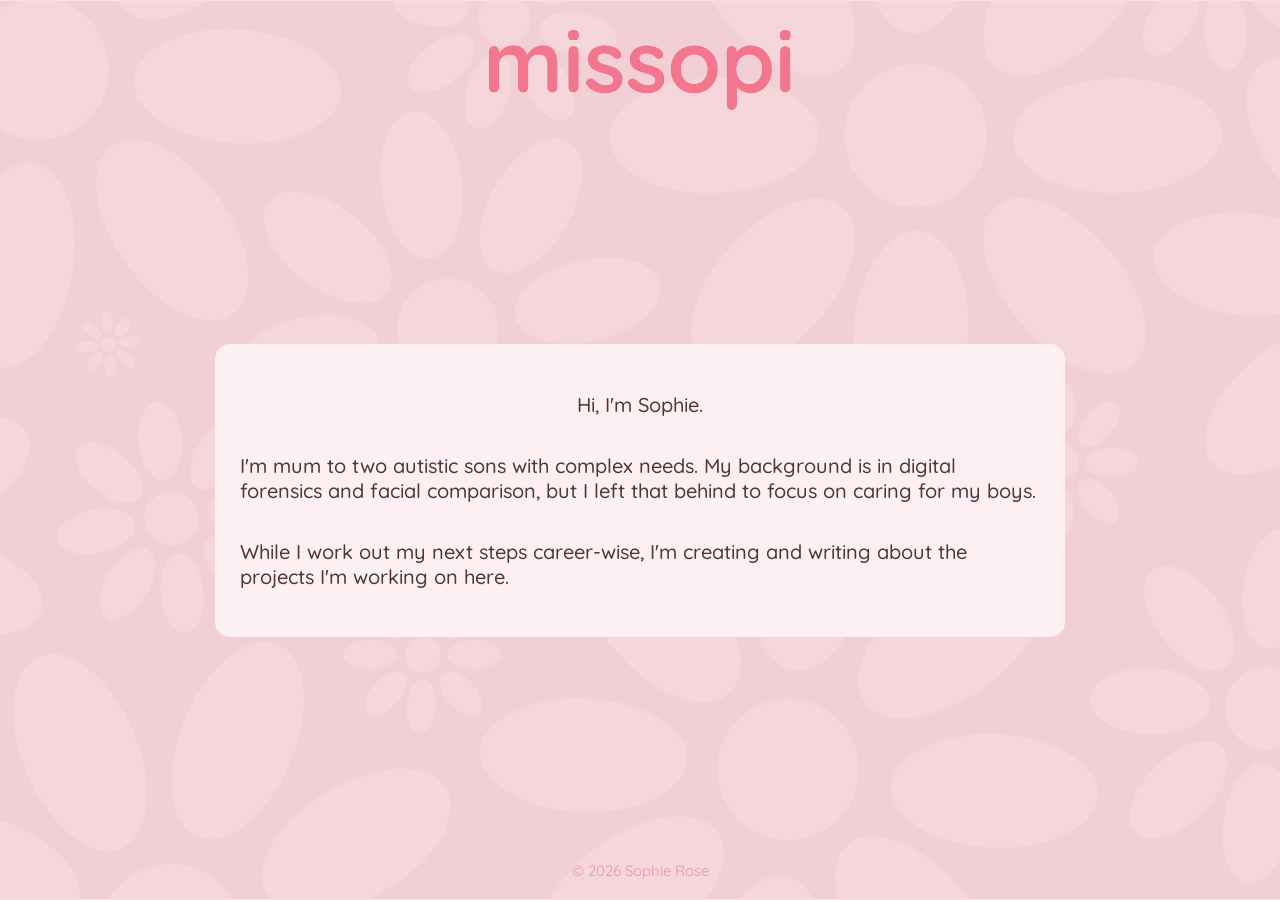
<file: about.html>
<!doctype html>
<html lang="en" class="h-full">

<head>
  <meta charset="UTF-8">
  <meta name="viewport" content="width=device-width, initial-scale=1.0">
  <title>missopi</title>
  <link
    href="https://fonts.googleapis.com/css2?family=Poppins:wght@400;500;600;700&amp;family=Lora:wght@400;500;600&amp;family=Quicksand:wght@400;500;600;700&amp;display=swap"
    rel="stylesheet">
  <link rel="stylesheet" href="styles.css">
</head>

<body class="h-full w-full link-page-body font-body">
  <div class="page-content">
    <div class="w-full h-full overflow-auto">
      <div class="linked-page-logo-slot">
        <a href="index.html" class="linked-page-logo-link">
          <img id="logo-svg-linked-page" src="svgs/1-cropped.svg" alt="missopi" width="350" height="120">
        </a>
      </div>
    </div>
    <div class="content-box">
      <p class="about-text">Hi, I'm Sophie. </p>
      <p class="about-text">I'm mum to two autistic sons with complex needs. My background is in digital forensics and facial comparison, but I left that behind to focus on caring for my boys. 
      </p>
      <p class="about-text">While I work out my next steps career-wise, I'm creating and writing about the projects I'm working on here. 
      </p>
    </div>
  </div>

  <!-- footer -->
  <footer class="w-full site-footer">
    <div class="max-w-6xl mx-auto text-center">
      <p class="font-body footer-text">© 2026 Sophie Rose</p>
    </div>
  </footer>
  <script src="scripts.js"></script>
</body>

</html>
</file>
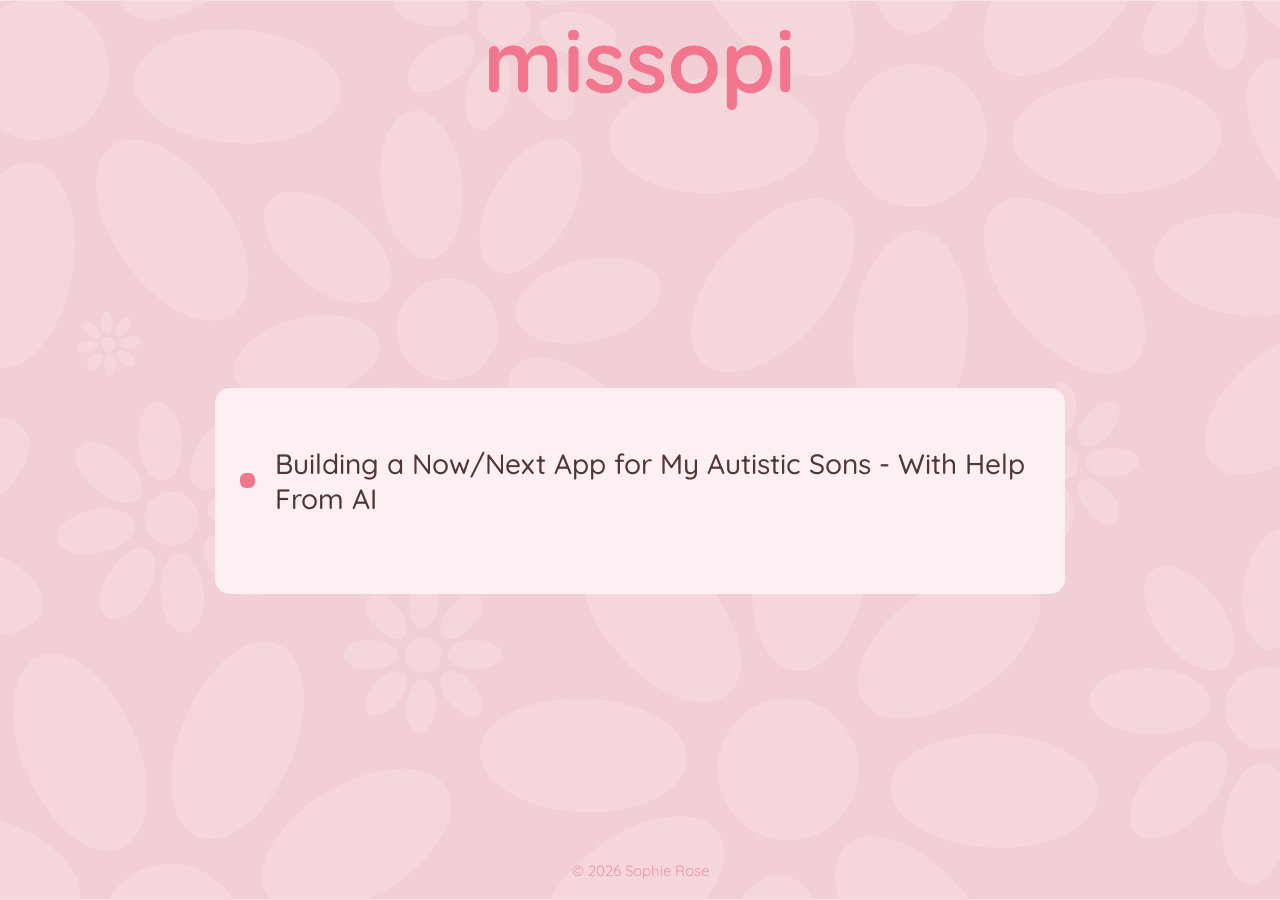
<file: blog.html>
<!doctype html>
<html lang="en" class="h-full">

<head>
  <meta charset="UTF-8">
  <meta name="viewport" content="width=device-width, initial-scale=1.0">
  <title>missopi</title>
  <link
    href="https://fonts.googleapis.com/css2?family=Poppins:wght@400;500;600;700&amp;family=Lora:wght@400;500;600&amp;family=Quicksand:wght@400;500;600;700&amp;display=swap"
    rel="stylesheet">
  <link rel="stylesheet" href="styles.css">
</head>

<body class="h-full w-full link-page-body font-body">
  <div class="page-content">
    <div class="w-full h-full overflow-auto">
      <div class="linked-page-logo-slot">
        <a href="index.html" class="linked-page-logo-link">
          <img id="logo-svg-linked-page" src="svgs/1-cropped.svg" alt="missopi" width="350" height="120">
        </a>
      </div>
    </div>
    <div class="content-box">
      <div class="blog-post">
        <img src="svgs/dot.svg" alt="dot" width="15" height="15">
        <a href="blog_post_1.html">
          <p class="blog-post-title">Building a Now/Next App for My Autistic Sons - With Help From AI</p>
        </a>
      </div>
    </div>
  </div>

  <!-- footer -->
  <footer class="w-full site-footer">
    <div class="max-w-6xl mx-auto text-center">
      <p class="font-body footer-text">© 2026 Sophie Rose</p>
    </div>
  </footer>
  <script src="scripts.js"></script>
</body>

</html>
</file>
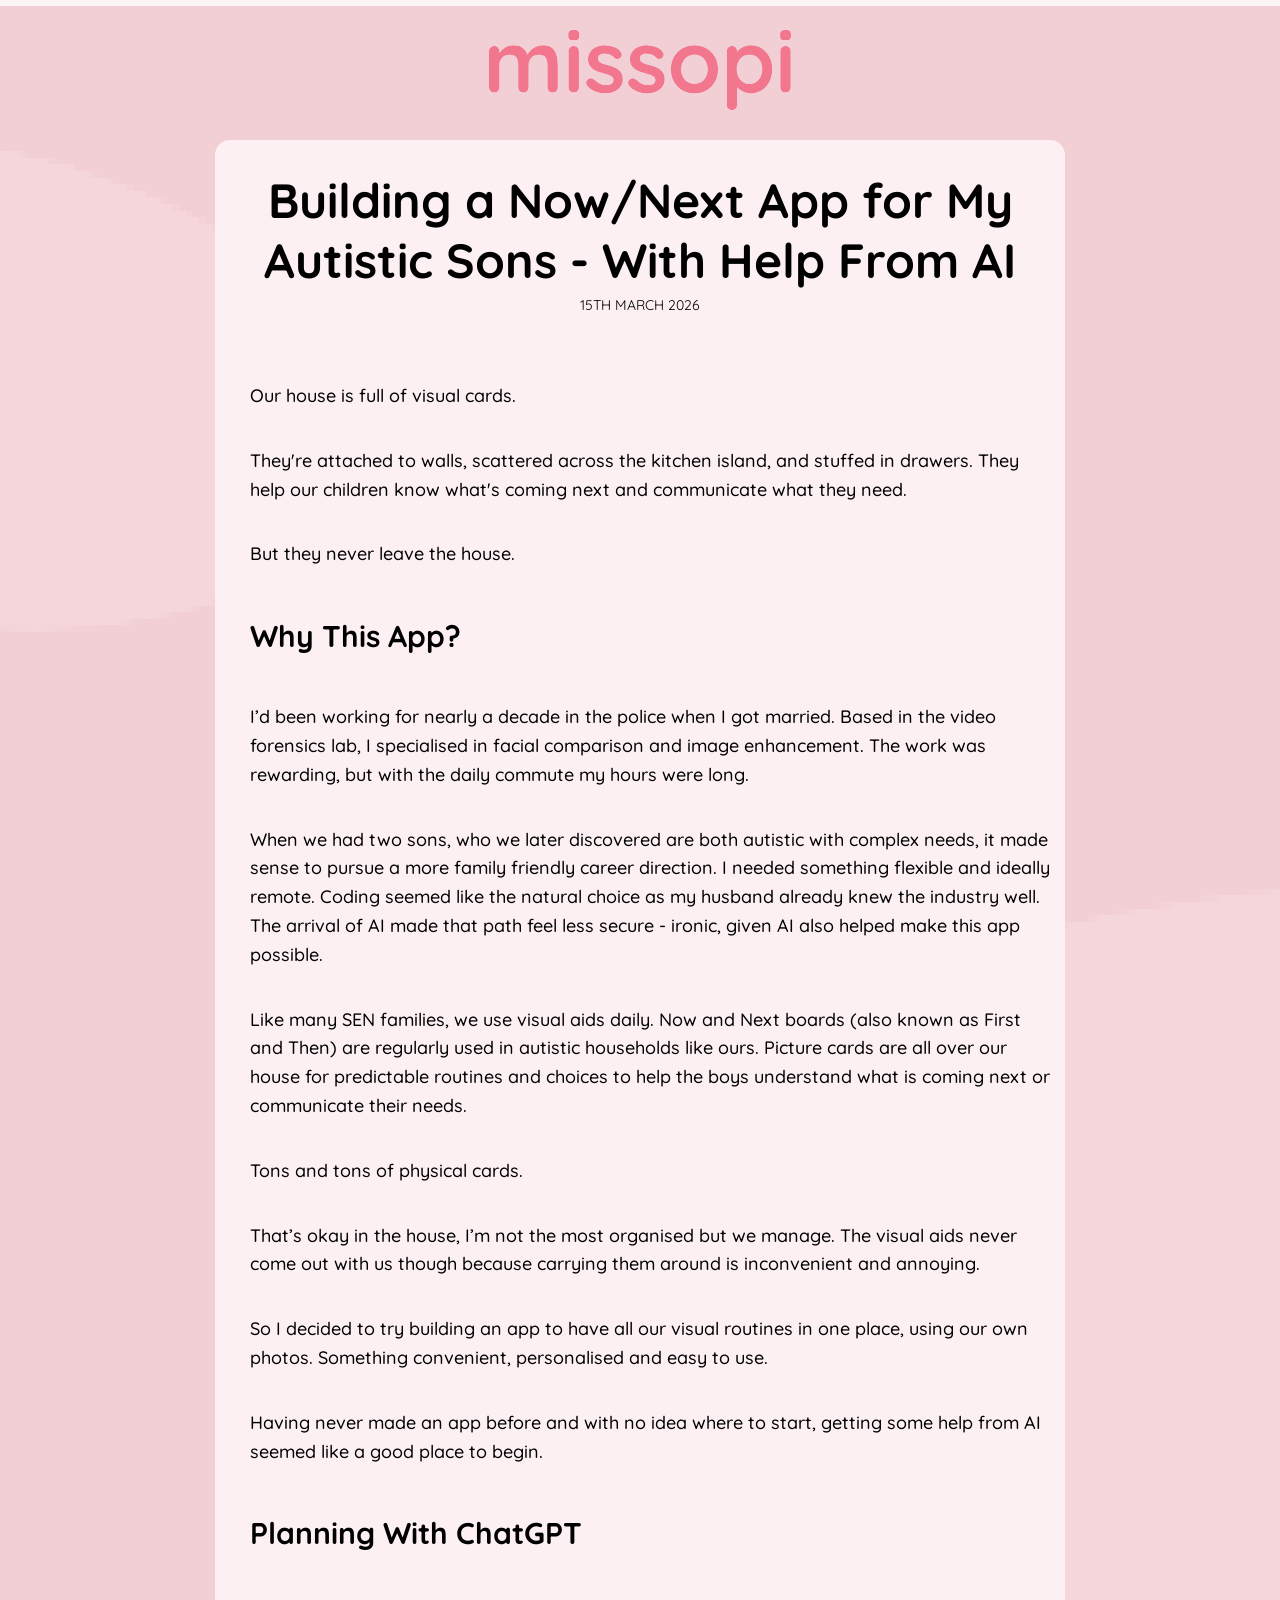
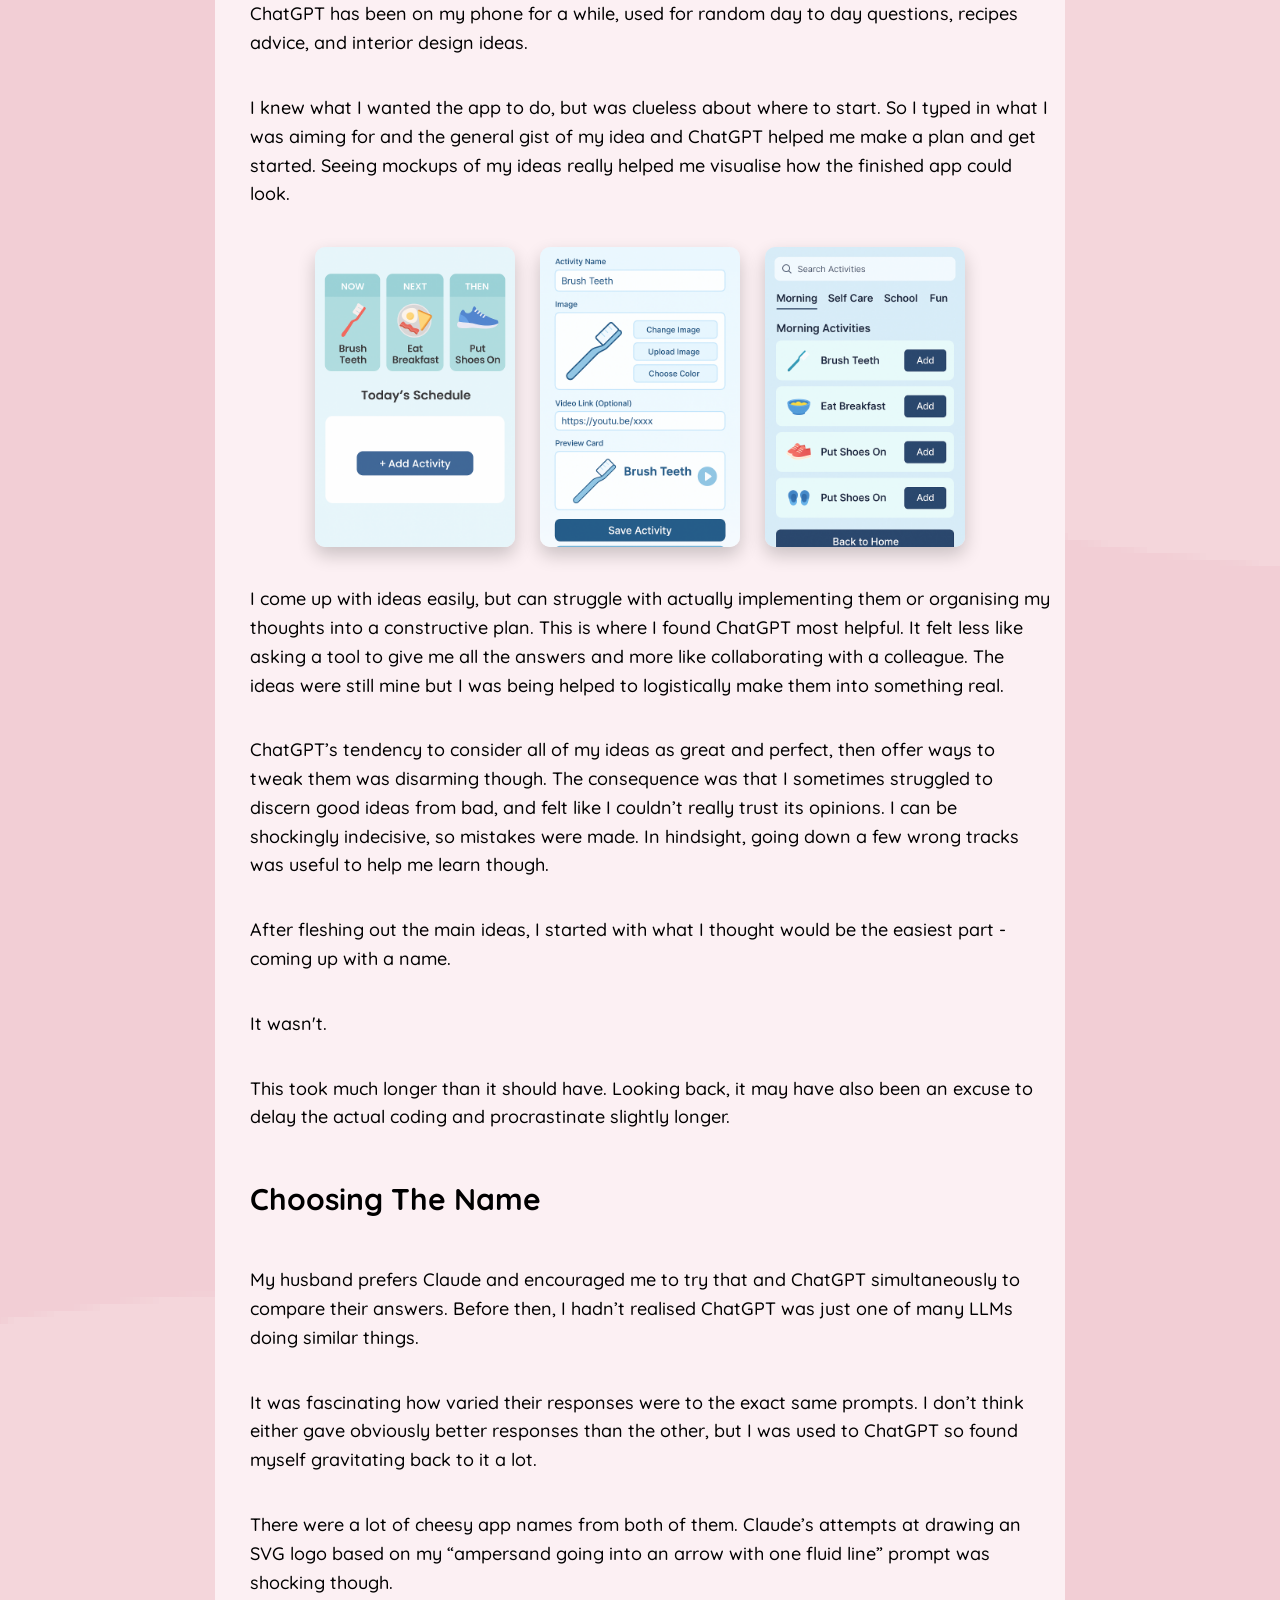
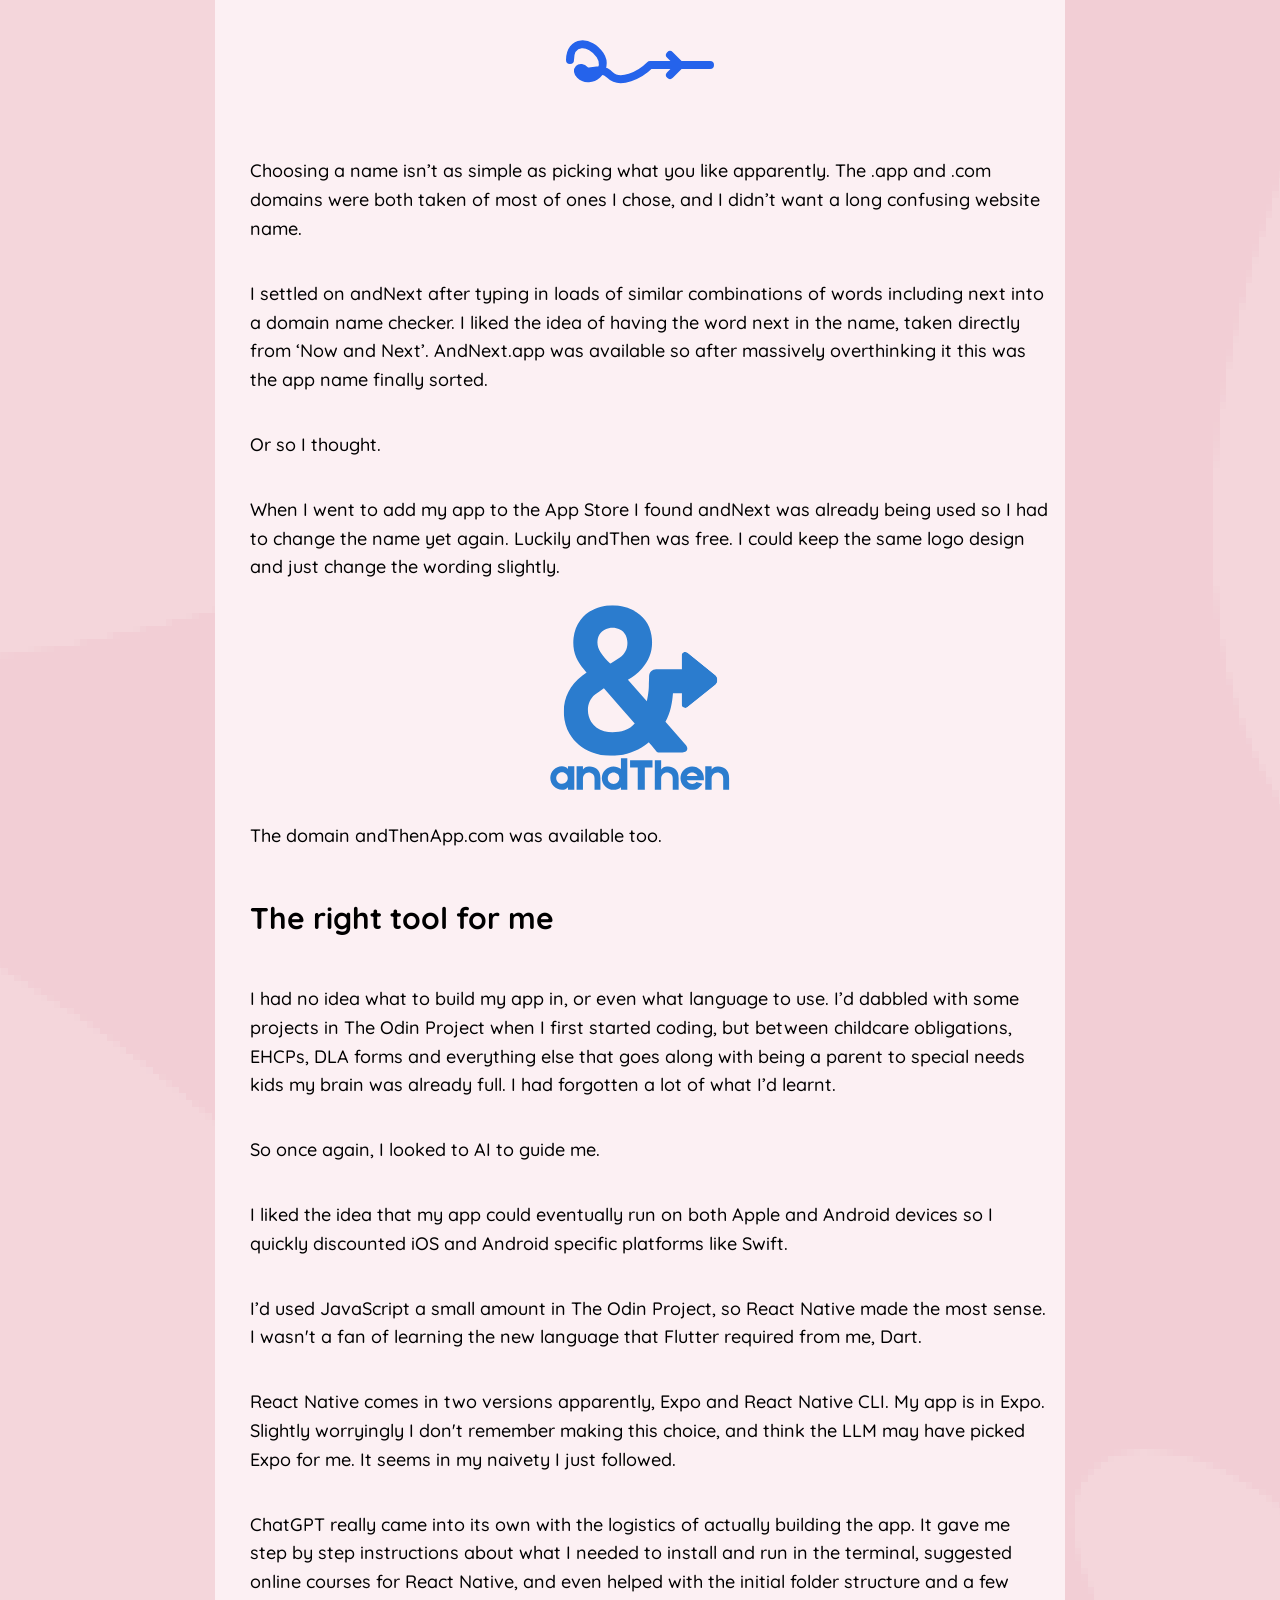
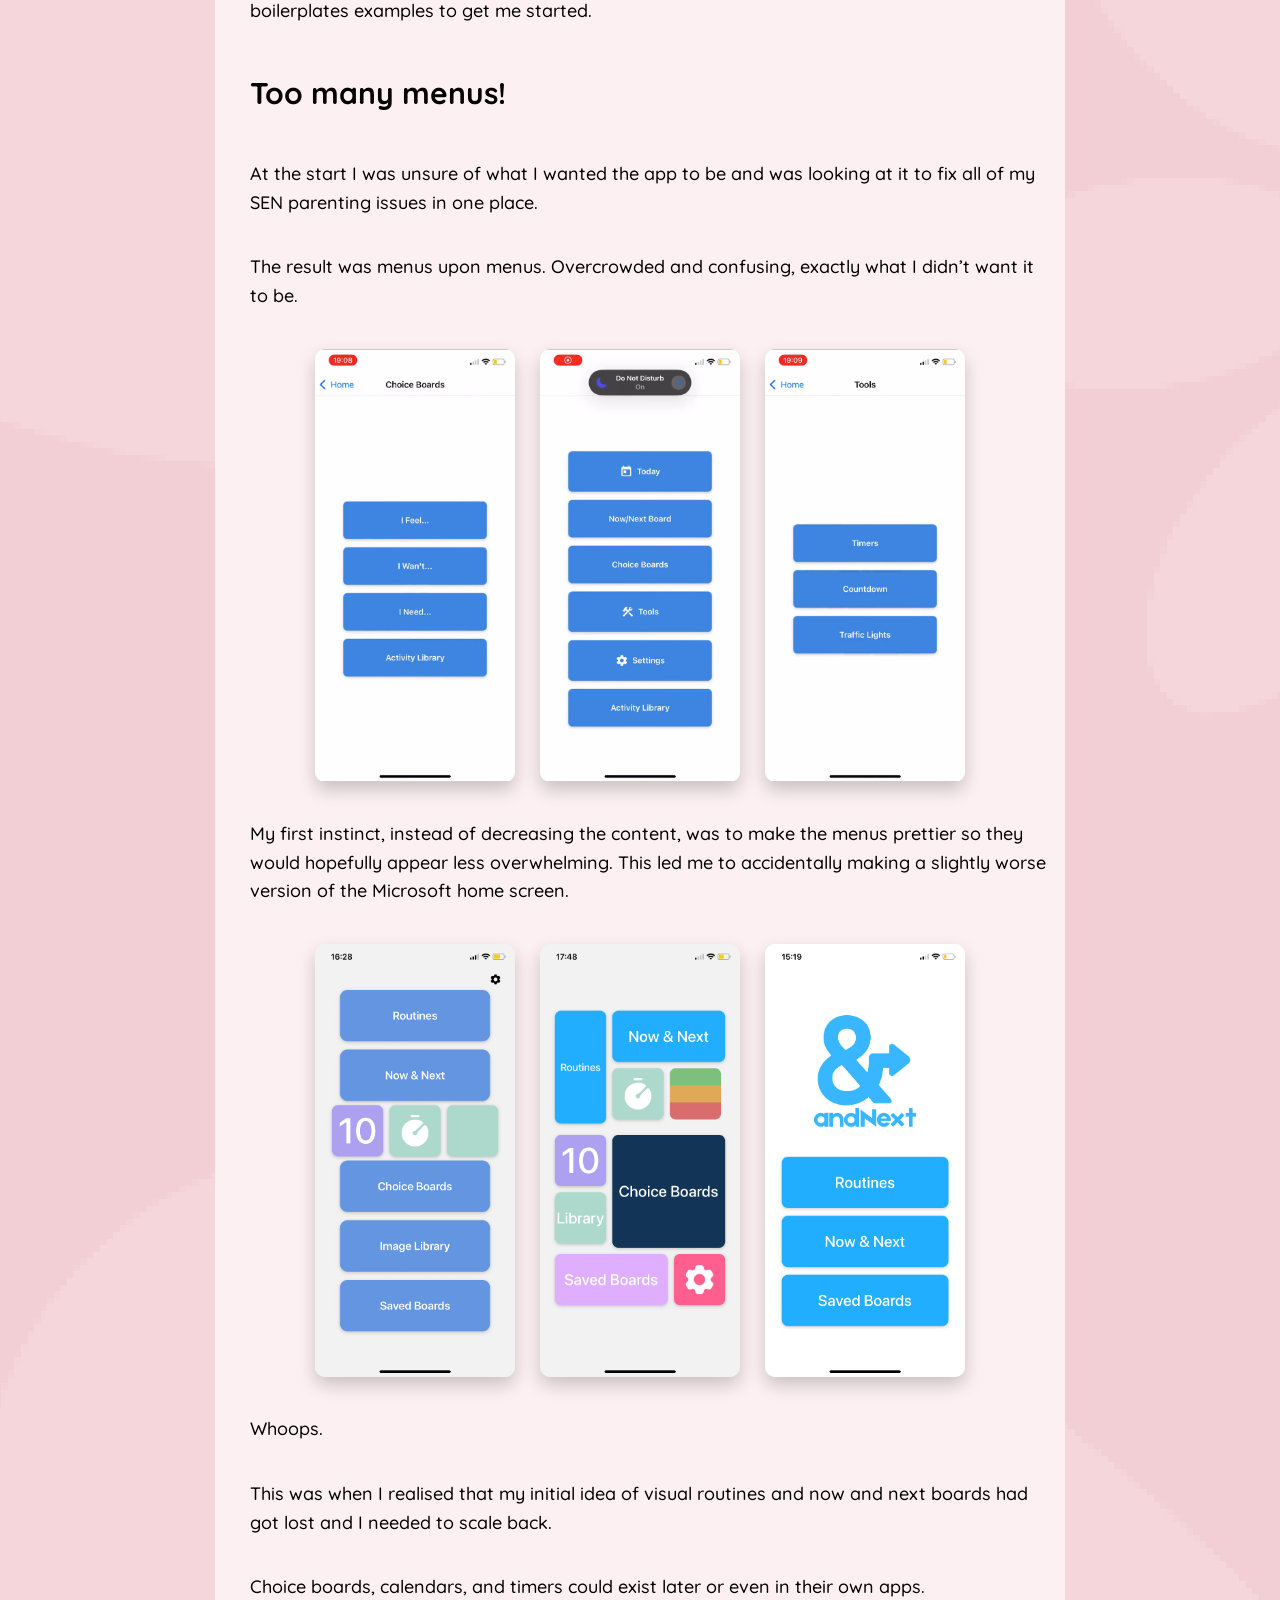
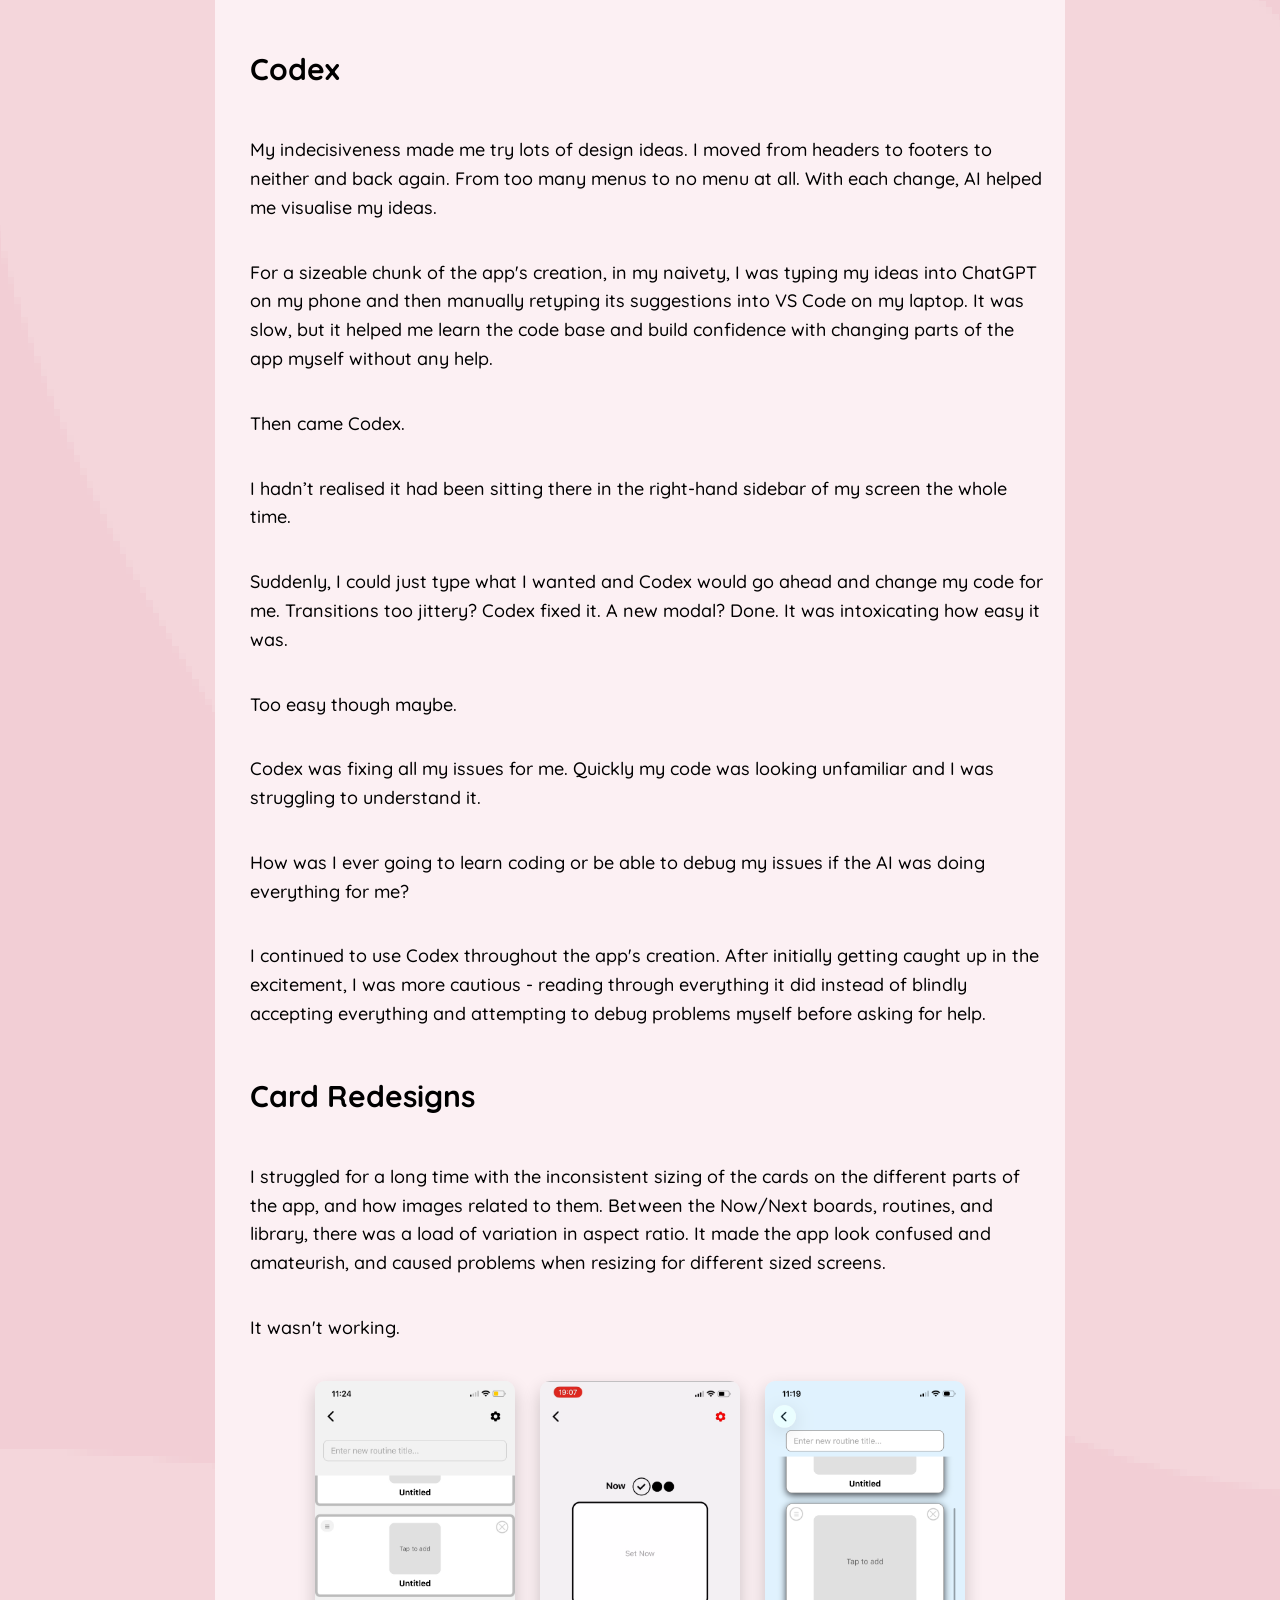
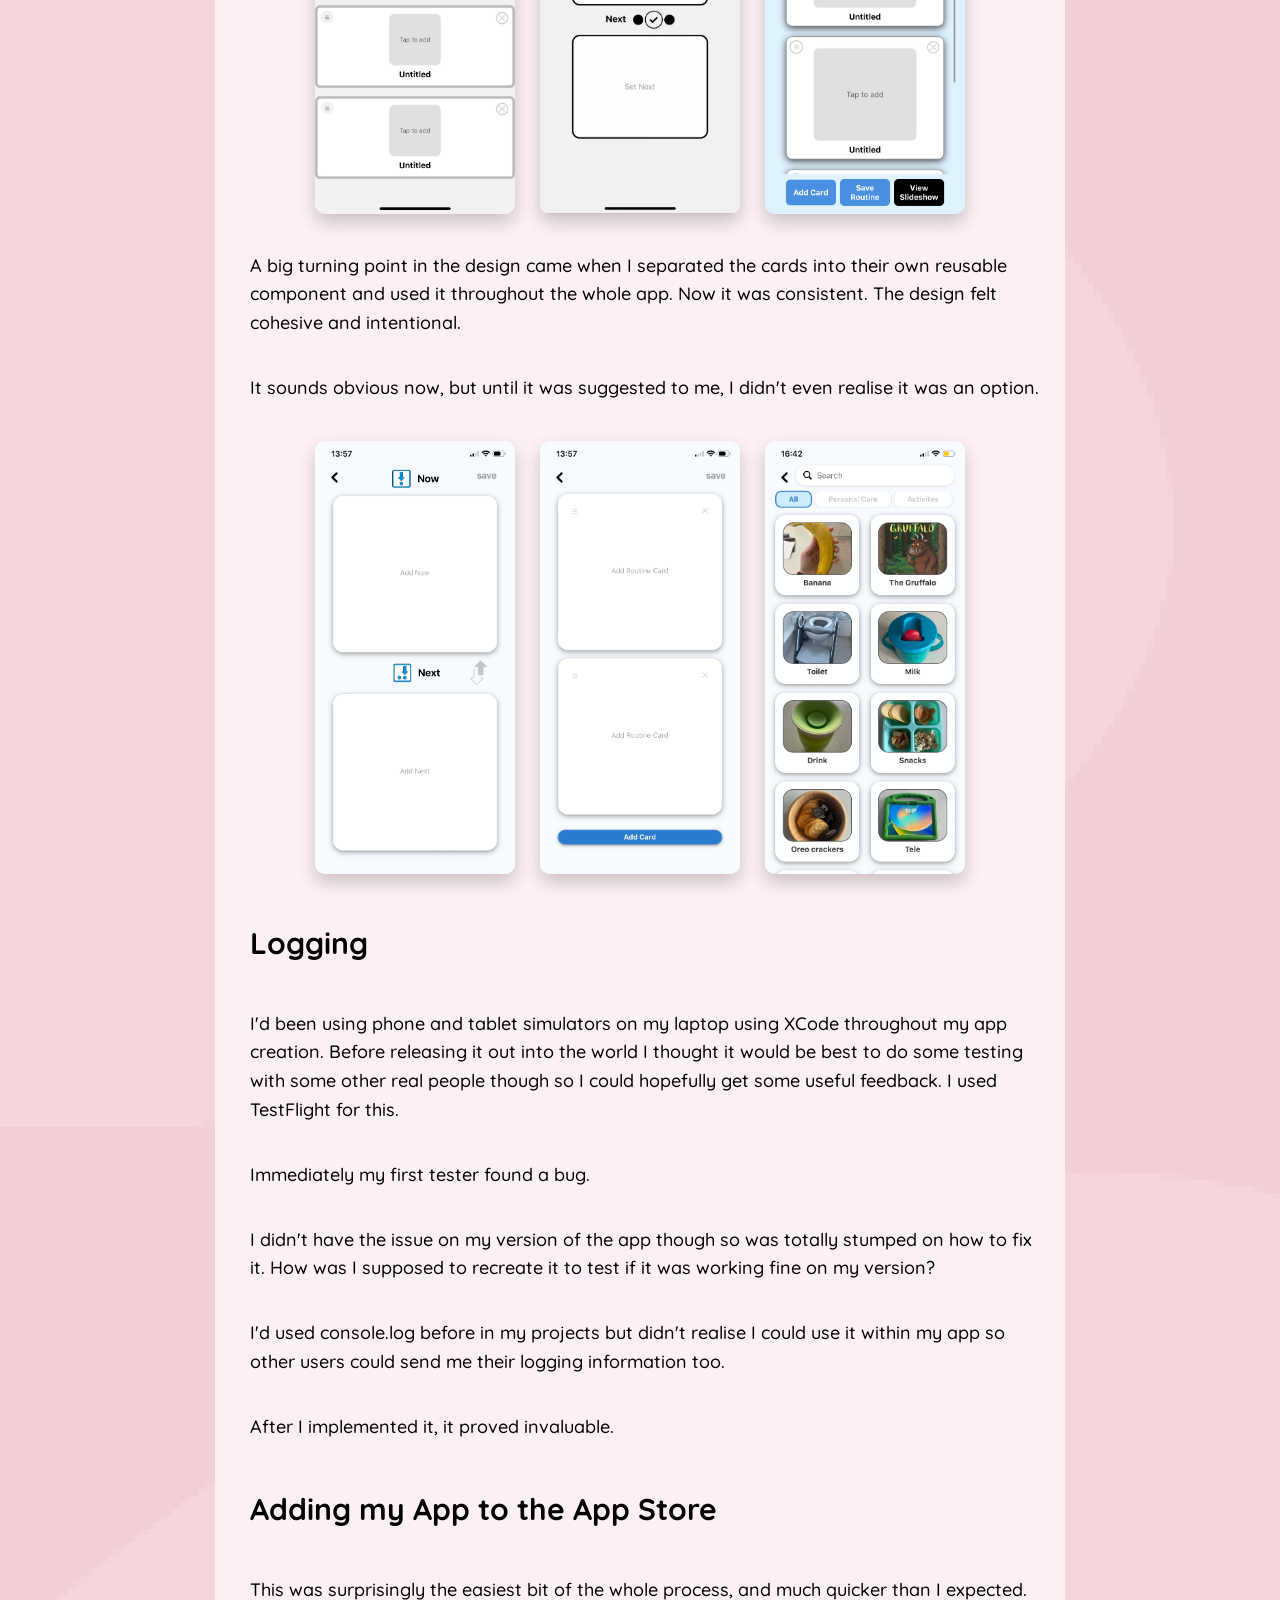
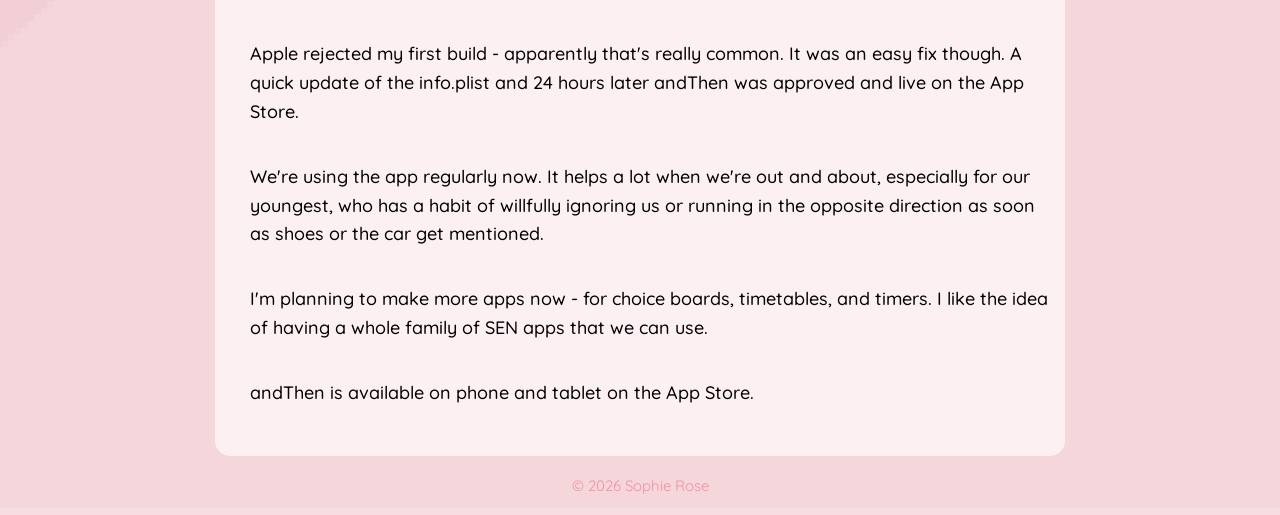
<file: blog_post_1.html>
<!doctype html>
<html lang="en" class="h-full">

<head>
  <meta charset="UTF-8">
  <meta name="viewport" content="width=device-width, initial-scale=1.0">
  <title>missopi</title>
  <link
    href="https://fonts.googleapis.com/css2?family=Poppins:wght@400;500;600;700&amp;family=Lora:wght@400;500;600&amp;family=Quicksand:wght@400;500;600;700&amp;display=swap"
    rel="stylesheet">
  <link rel="stylesheet" href="styles.css">
</head>

<body class="h-full w-full link-page-body font-body blog-post-1-page">
  <div class="page-content">
    <div class="w-full h-full overflow-auto">
      <div class="linked-page-logo-slot">
        <a href="index.html" class="linked-page-logo-link">
          <img id="logo-svg-linked-page" src="svgs/1-cropped.svg" alt="missopi" width="350" height="120">
        </a>
      </div>
    </div>
    <div class="content-box blog-content">
      <p class="blog-title">Building a Now/Next App for My Autistic Sons - With Help From AI</p>
      <p class="blog-date">15TH MARCH 2026</p>

      <p class="blog-text">Our house is full of visual cards.</p>
      <p class="blog-text">They're attached to walls, scattered across the kitchen island, and stuffed in drawers. They help our children know what's coming next and communicate what they need.</p>
      <p class="blog-text">But they never leave the house.</p>

      <p class="blog-subtitle">Why This App?</p>
      <p class="blog-text">I’d been working for nearly a decade in the police when I got married. Based in the video forensics lab, I specialised in facial comparison and image enhancement. 
        The work was rewarding, but with the daily commute my hours were long.</p>
      <p class="blog-text">When we had two sons, who we later discovered are both autistic with complex needs, it made sense to pursue a more family friendly career direction. 
        I needed something flexible and ideally remote. Coding seemed like the natural choice as my husband already knew the industry well. 
        The arrival of AI made that path feel less secure - ironic, given AI also helped make this app possible.</p>
      <p class="blog-text">Like many SEN families, we use visual aids daily. Now and Next boards (also known as First and Then) are regularly used in autistic households like ours. 
        Picture cards are all over our house for predictable routines and choices to help the boys understand what is coming next or communicate their needs.</p>
      <p class="blog-text">Tons and tons of physical cards.</p>
      <p class="blog-text">That’s okay in the house, I’m not the most organised but we manage. The visual aids never come out with us though because carrying them around is inconvenient and annoying.</p>
      <p class="blog-text">So I decided to try building an app to have all our visual routines in one place, using our own photos. Something convenient, personalised and easy to use.</p>
      <p class="blog-text">Having never made an app before and with no idea where to start, getting some help from AI seemed like a good place to begin.</p>
      
      <p class="blog-subtitle">Planning With ChatGPT</p>
      <p class="blog-text">ChatGPT has been on my phone for a while, used for random day to day questions, recipes advice, and interior design ideas.</p>
      <p class="blog-text">I knew what I wanted the app to do, but was clueless about where to start. 
        So I typed in what I was aiming for and the general gist of my idea and ChatGPT helped me make a plan and get started. Seeing mockups of my ideas really helped me visualise how the finished app could look.</p>
      
      <div class="blog-image-row">
        <div class="blog-image">
          <img src="blog_post_1_images/ChatGPT_1.png" alt="ChatGPT_mockup_1" width="200">
        </div>
        <div class="blog-image">
          <img src="blog_post_1_images/ChatGPT_2.png" alt="ChatGPT_mockup_2" width="200">
        </div>
        <div class="blog-image">
          <img src="blog_post_1_images/ChatGPT_3.png" alt="ChatGPT_mockup_3" width="200">
        </div>
      </div>
      
      <p class="blog-text">I come up with ideas easily, but can struggle with actually implementing them or organising my thoughts into a constructive plan. This is where I found ChatGPT most helpful. 
        It felt less like asking a tool to give me all the answers and more like collaborating with a colleague. The ideas were still mine but I was being helped to logistically make them into something real.</p>
      <p class="blog-text">ChatGPT’s tendency to consider all of my ideas as great and perfect, then offer ways to tweak them was disarming though. 
        The consequence was that I sometimes struggled to discern good ideas from bad, and felt like I couldn’t really trust its opinions. I can be shockingly indecisive, so mistakes were made. 
        In hindsight, going down a few wrong tracks was useful to help me learn though.</p>
      <p class="blog-text">After fleshing out the main ideas, I started with what I thought would be the easiest part - coming up with a name.</p>
      <p class="blog-text">It wasn't.</p>
      <p class="blog-text">This took much longer than it should have. Looking back, it may have also been an excuse to delay the actual coding and procrastinate slightly longer.</p>

      <p class="blog-subtitle">Choosing The Name</p>
      <p class="blog-text">My husband prefers Claude and encouraged me to try that and ChatGPT simultaneously to compare their answers. Before then, I hadn’t realised ChatGPT was just one of many LLMs doing similar things.</p>
      <p class="blog-text">It was fascinating how varied their responses were to the exact same prompts. I don’t think either gave obviously better responses than the other, but I was used to ChatGPT so found myself gravitating back to it a lot.</p>
      <p class="blog-text">There were a lot of cheesy app names from both of them. Claude’s attempts at drawing an SVG logo based on my “ampersand going into an arrow with one fluid line” prompt was shocking though.</p>

      <div class="logo-image">
        <img src="blog_post_1_images/claude.svg" alt="Claude_mockup_logo" width="200">
      </div>

      <p class="blog-text">Choosing a name isn’t as simple as picking what you like apparently. The .app and .com domains were both taken of most of ones I chose, and I didn’t want a long confusing website name.</p>
      <p class="blog-text">I settled on andNext after typing in loads of similar combinations of words including next into a domain name checker. I liked the idea of having the word next in the name, taken directly from ‘Now and Next’. 
        AndNext.app was available so after massively overthinking it this was the app name finally sorted.</p>
      <p class="blog-text">Or so I thought.</p>
      <p class="blog-text">When I went to add my app to the App Store I found andNext was already being used so I had to change the name yet again. Luckily andThen was free. I could keep the same logo design and just change the wording slightly.</p>
      
      <div class="logo-image">
        <img src="blog_post_1_images/andthenlogo.svg" alt="andThen_mockup_logo" width="200">
      </div>
      
      <p class="blog-text">The domain andThenApp.com was available too.</p>

      <p class="blog-subtitle">The right tool for me</p>
      <p class="blog-text">I had no idea what to build my app in, or even what language to use. 
        I’d dabbled with some projects in The Odin Project when I first started coding, but between childcare obligations, EHCPs, DLA forms and everything else that goes along with being a parent to special needs kids my brain was already full. 
        I had forgotten a lot of what I’d learnt.</p>
      <p class="blog-text">So once again, I looked to AI to guide me.</p>
      <p class="blog-text">I liked the idea that my app could eventually run on both Apple and Android devices so I quickly discounted iOS and Android specific platforms like Swift.</p>
      <p class="blog-text">I’d used JavaScript a small amount in The Odin Project, so React Native made the most sense. I wasn't a fan of learning the new language that Flutter required from me, Dart.</p>
      <p class="blog-text">React Native comes in two versions apparently, Expo and React Native CLI. My app is in Expo. Slightly worryingly I don't remember making this choice, and think the LLM may have picked Expo for me. It seems in my naivety I just followed.</p>
      <p class="blog-text">ChatGPT really came into its own with the logistics of actually building the app. 
        It gave me step by step instructions about what I needed to install and run in the terminal, suggested online courses for React Native, and even helped with the initial folder structure and a few boilerplates examples to get me started.</p>

      <p class="blog-subtitle">Too many menus!</p>
      <p class="blog-text">At the start I was unsure of what I wanted the app to be and was looking at it to fix all of my SEN parenting issues in one place.</p>
      <p class="blog-text">The result was menus upon menus. Overcrowded and confusing, exactly what I didn’t want it to be.</p>

      <div class="blog-image-row">
        <div class="blog-image">
          <img src="blog_post_1_images/menu_1.PNG" alt="menu_1" width="200">
        </div>
        <div class="blog-image">
          <img src="blog_post_1_images/menu_2.PNG" alt="menu_2" width="200">
        </div>
        <div class="blog-image">
          <img src="blog_post_1_images/menu_3.PNG" alt="menu_3" width="200">
        </div>
      </div>

      <p class="blog-text">My first instinct, instead of decreasing the content, was to make the menus prettier so they would hopefully appear less overwhelming. This led me to accidentally making a slightly worse version of the Microsoft home screen.</p>
      
      <div class="blog-image-row">
        <div class="blog-image">
          <img src="blog_post_1_images/menu_4.jpeg" alt="menu_4" width="200">
        </div>
        <div class="blog-image">
          <img src="blog_post_1_images/menu_5.PNG" alt="menu_5" width="200">
        </div>
        <div class="blog-image">
          <img src="blog_post_1_images/menu_6.PNG" alt="menu_6" width="200">
        </div>
      </div>
      
      <p class="blog-text">Whoops.</p>
      <p class="blog-text">This was when I realised that my initial idea of visual routines and now and next boards had got lost and I needed to scale back.</p>
      <p class="blog-text">Choice boards, calendars, and timers could exist later or even in their own apps.</p>

      <p class="blog-subtitle">Codex</p>
      <p class="blog-text">My indecisiveness made me try lots of design ideas. I moved from headers to footers to neither and back again. From too many menus to no menu at all. With each change, AI helped me visualise my ideas.</p>
      <p class="blog-text">For a sizeable chunk of the app's creation, in my naivety, I was typing my ideas into ChatGPT on my phone and then manually retyping its suggestions into VS Code on my laptop. 
        It was slow, but it helped me learn the code base and build confidence with changing parts of the app myself without any help.</p>
      <p class="blog-text">Then came Codex.</p>
      <p class="blog-text">I hadn’t realised it had been sitting there in the right-hand sidebar of my screen the whole time.</p>
      <p class="blog-text">Suddenly, I could just type what I wanted and Codex would go ahead and change my code for me. Transitions too jittery? Codex fixed it. A new modal? Done. It was intoxicating how easy it was.</p>
      <p class="blog-text">Too easy though maybe.</p>
      <p class="blog-text">Codex was fixing all my issues for me. Quickly my code was looking unfamiliar and I was struggling to understand it.</p>
      <p class="blog-text">How was I ever going to learn coding or be able to debug my issues if the AI was doing everything for me?</p>
      <p class="blog-text">I continued to use Codex throughout the app's creation. 
        After initially getting caught up in the excitement, I was more cautious - reading through everything it did instead of blindly accepting everything and attempting to debug problems myself before asking for help.</p>

      <p class="blog-subtitle">Card Redesigns</p>
      <p class="blog-text">I struggled for a long time with the inconsistent sizing of the cards on the different parts of the app, and how images related to them. 
        Between the Now/Next boards, routines, and library, there was a load of variation in aspect ratio. It made the app look confused and amateurish, and caused problems when resizing for different sized screens.</p>
      <p class="blog-text">It wasn't working.</p>

      <div class="blog-image-row">
        <div class="blog-image">
          <img src="blog_post_1_images/redesign_1.PNG" alt="redesign_1" width="200">
        </div>
        <div class="blog-image">
          <img src="blog_post_1_images/redesign_2.PNG" alt="redesign_2" width="200">
        </div>
        <div class="blog-image">
          <img src="blog_post_1_images/redesign_3.PNG" alt="redesign_3" width="200">
        </div>
      </div>

      <p class="blog-text">A big turning point in the design came when I separated the cards into their own reusable component and used it throughout the whole app. Now it was consistent. The design felt cohesive and intentional.</p>
      <p class="blog-text">It sounds obvious now, but until it was suggested to me, I didn't even realise it was an option.</p>

      <div class="blog-image-row">
        <div class="blog-image">
          <img src="blog_post_1_images/redesign_4.PNG" alt="redesign_4" width="200">
        </div>
        <div class="blog-image">
          <img src="blog_post_1_images/redesign_5.PNG" alt="redesign_5" width="200">
        </div>
        <div class="blog-image">
          <img src="blog_post_1_images/redesign_6.PNG" alt="redesign_6" width="200">
        </div>
      </div>

      <p class="blog-subtitle">Logging</p>
      <p class="blog-text">I'd been using phone and tablet simulators on my laptop using XCode throughout my app creation. 
        Before releasing it out into the world I thought it would be best to do some testing with some other real people though so I could hopefully get some useful feedback. I used TestFlight for this.</p>
      <p class="blog-text">Immediately my first tester found a bug.</p>
      <p class="blog-text">I didn't have the issue on my version of the app though so was totally stumped on how to fix it. How was I supposed to recreate it to test if it was working fine on my version?</p>
      <p class="blog-text">I'd used console.log before in my projects but didn't realise I could use it within my app so other users could send me their logging information too.</p>
      <p class="blog-text">After I implemented it, it proved invaluable.</p>

      <p class="blog-subtitle">Adding my App to the App Store</p>
      <p class="blog-text">This was surprisingly the easiest bit of the whole process, and much quicker than I expected.</p>
      <p class="blog-text">Apple rejected my first build - apparently that's really common. It was an easy fix though. A quick update of the info.plist and 24 hours later andThen was approved and live on the App Store.</p>
      <p class="blog-text">We're using the app regularly now. It helps a lot when we're out and about, especially for our youngest, who has a habit of willfully ignoring us or running in the opposite direction as soon as shoes or the car get mentioned.</p>
      <p class="blog-text">I'm planning to make more apps now - for choice boards, timetables, and timers. I like the idea of having a whole family of SEN apps that we can use.</p>
      <p class="blog-text">andThen is available on phone and tablet on the <a href="https://apps.apple.com/us/app/andthen/id6757491850" target="_blank" rel="noopener noreferrer">App Store.</a></p>
    </div>
  </div>

  <!-- footer -->
  <footer class="w-full site-footer">
    <div class="max-w-6xl mx-auto text-center">
      <p class="font-body footer-text">© 2026 Sophie Rose</p>
    </div>
  </footer>
  <script src="scripts.js"></script>
</body>

</html>
</file>
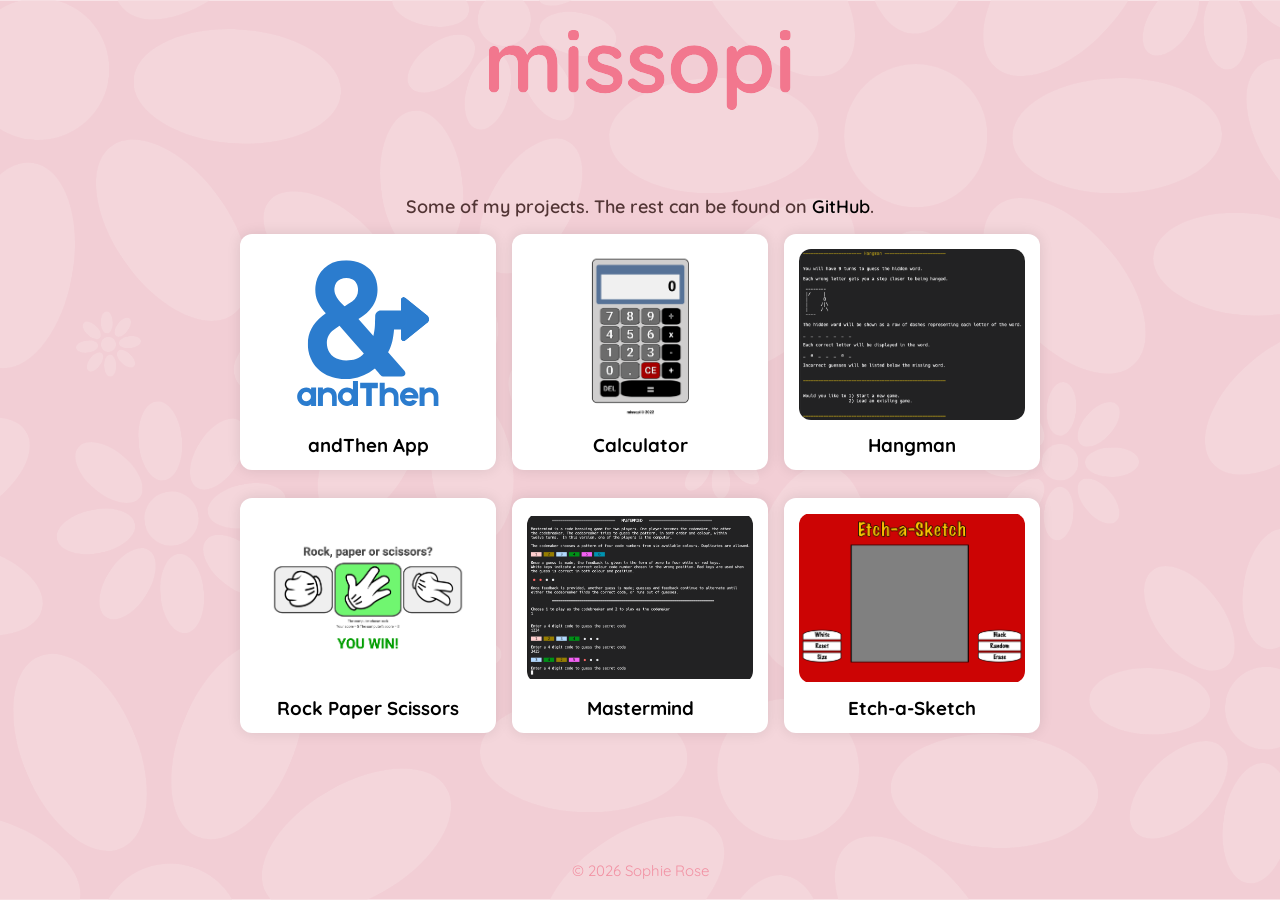
<file: projects.html>
<!doctype html>
<html lang="en" class="h-full">

<head>
  <meta charset="UTF-8">
  <meta name="viewport" content="width=device-width, initial-scale=1.0">
  <title>missopi</title>
  <link
    href="https://fonts.googleapis.com/css2?family=Poppins:wght@400;500;600;700&amp;family=Lora:wght@400;500;600&amp;family=Quicksand:wght@400;500;600;700&amp;display=swap"
    rel="stylesheet">
  <link rel="stylesheet" href="styles.css">
</head>

<body class="h-full w-full link-page-body font-body projects-page">
  <div class="page-content">
    <div class="w-full h-full overflow-auto">
      <div class="linked-page-logo-slot">
        <a href="index.html" class="linked-page-logo-link">
          <img id="logo-svg-linked-page" src="svgs/1-cropped.svg" alt="missopi" width="350" height="120">
        </a>
      </div>
      <div>
        <p class="projects-intro-text">Some of my projects. The rest can be found on <a href="https://github.com/missopi">GitHub</a>.</p>
      </div>
      <div class="grid-container">
        <a href="https://apps.apple.com/us/app/andthen/id6757491850" class="card-link">
           <div class="card">
            <img class="reduced-image-40" src="blog_post_1_images/andthenlogo.svg" alt="andThen App">
            <div class="card-label">
              <h3>andThen App</h3>
            </div>
           </div>
        </a>
        <a href="https://missopi.github.io/calculator/" class="card-link">
           <div class="card">
            <img class="reduced-image-35" src="project_title_images/calculator.png" alt="Calculator">
             <div class="card-label">
              <h3>Calculator</h3>
            </div>
           </div>
        </a>
        <a href="https://replit.com/@missopi/hangman?v=1" class="card-link">
          <div class="card">
            <img class="contain-image" src="project_title_images/hangman.png" alt="Hangman">
            <div class="card-label">
              <h3>Hangman</h3>
            </div>
          </div>
        </a>
        <a href="https://missopi.github.io/rock-paper-scissors/" class="card-link">
          <div class="card">
            <img class="contain-image" src="project_title_images/rps_win.png" alt="Rock Paper Scissors">
            <div class="card-label">
              <h3>Rock Paper Scissors</h3>
            </div>
          </div>
        </a>
        <a href="https://replit.com/@missopi/mastermind?v=1" class="card-link">
          <div class="card">
            <img class="contain-image" src="project_title_images/mastermind.png" alt="Mastermind">
            <div class="card-label">
              <h3>Mastermind</h3>
            </div>
          </div>
        </a>
        <a href="https://missopi.github.io/etch-a-sketch/" class="card-link">
          <div class="card">
            <img class="contain-image" src="project_title_images/etch_a_sketch.png" alt="etch-a-sketch">
            <div class="card-label">
              <h3>Etch-a-Sketch</h3>
            </div>
          </div>
        </a>
      </div>
    </div>
  </div>

  <!-- footer -->
  <footer class="w-full site-footer">
    <div class="max-w-6xl mx-auto text-center">
      <p class="font-body footer-text">© 2026 Sophie Rose</p>
    </div>
  </footer>

  <script src="scripts.js"></script>
</body>

</html>
</file>
<file: styles.css>
body.page-body {
  background-color: rgb(242, 206, 213);
  margin: 0;
  padding: 0;
  overflow-x: hidden;
  display: flex;
  align-items: center;
  flex-direction: column;
  min-height: 100vh;
  position: relative;
}

body.link-page-body {
  background-image: url('svgs/flower-background.svg');
  background-size: cover;
  background-position: center;
  margin: 0;
  padding: 0;
  overflow-x: hidden;
  display: flex;
  align-items: center;
  flex-direction: column;
  min-height: 100vh;
  position: relative;
}

.linked-page-logo-slot {
  width: 100%;
  min-height: 140px;
  display: flex;
  justify-content: center;
}

.linked-page-logo-link {
  position: fixed;
  top: 30px;
  left: 50%;
  transform: translateX(-50%);
  display: block;
  z-index: 2;
}

.flower-background-layer {
  position: fixed;
  inset: 0;
  width: 100vw;
  height: 100vh;
  object-fit: cover;
  object-position: center;
  pointer-events: none;
  opacity: 0;
  z-index: 0;
}

.flower-background-layer.is-ready {
  opacity: 1;
}

.page-content {
  flex: 1;
  width: 100%;
  display: flex;
  flex-direction: column;
  align-items: center;
  justify-content: center;
  position: relative;
  z-index: 1;
}

.font-body {
  font-family: 'Quicksand', serif;
}

/* SVGs */

#logo-svg {
  height: 150px;
  width: auto;
  display: block;
}

#logo-svg-linked-page {
  height: 80px;
  width: auto;
  display: block;
  pointer-events: none;
  margin: 0;
}

#about-svg,
#blog-svg,
#projects-svg {
  opacity: 0;
  pointer-events: none;
}

.nav-links {
  display: flex;
  align-items: center;
  flex-direction: column;
  gap: 15px;
}

#blog-svg,
#projects-svg {
  margin-top: 10px;
}

/* Footer styles */

.site-footer {
  padding: 20px 24px;
  display: flex;
  justify-content: center;
  width: 100%;
  position: relative;
  z-index: 1;
}

.footer-text {
  color: #f291a3;
  font-size: 15px;
  margin: 0;
}

/* Blog page styles */

.blog-post-1-page .linked-page-logo-link {
  position: static;
  margin-top: 30px;
  left: auto;
  top: auto;
  transform: none;
}

.blog-content {
  align-items: flex-start;
}

.blog-content .blog-subtitle,
.blog-content .blog-text {
  text-align: left;
  margin-left: 20px;
  width: 100%;
}

.blog-post {
  display: flex;
  align-items: center;
  margin-bottom: 20px;
}

.blog-post-title {
  color: inherit /* Inherit color from the link */;
  transition: color 0.3s ease;
  font-size: 28px;
  font-weight: 500;
  margin-left: 20px;
}

.blog-title {
  font-size: 48px;
  font-weight: 800;
  text-align: center;
  margin: 0 0 6px 0;
}

.blog-date {
  font-size: 14px;
  margin: 0 0 50px 0;
}

.blog-subtitle {
  font-size: 30px;
  font-weight: 700;
}

.blog-text {
  font-size: 18px;
  line-height: 1.6;
  font-weight: 500;
}

.blog-post a {
  color: #523535;
  text-decoration: none;
}

.blog-post a:hover {
  color: #f2778e; /* A soft pink that matches the flower easter egg */
}

.blog-image-row {
  display: flex;
  flex-direction: row;
  justify-content: center;
  gap: 25px;
  margin: 20px 0;
}

.blog-image {
  max-width: 100%;
}

.blog-image img {
  display: block;
  max-width: 100%;
  height: auto;
  border-radius: 10px;
  box-shadow: 0 8px 18px rgba(0, 0, 0, 0.2);
}

/* About page styles */

.content-box {
  display: flex;
  background-color: #fcf0f3;
  border-radius: 15px;
  flex-direction: column;
  align-items: center;
  justify-content: center;
  padding: 30px 25px;
  max-width: 800px;
  margin: 0 auto;
} 

.about-text {
  font-size: 20px;
  color: #523535;
  font-weight: 500;
  margin: 18px 0;
}

/* Projects page styles */

.grid-container {
  display: grid;
  grid-template-columns: repeat(3, minmax(250px, 1fr));
  align-items: stretch;
  grid-auto-rows: 1fr;
  column-gap: 1rem;
  width: min(100%, 800px);
  margin: 0 auto;
  padding-top: 0.5rem;
  row-gap: 0rem; 
}

.card-link {
  display: block;
  height: 100%;
}

.card {
  background-color: #ffffff;
  border-radius: 12px;
  overflow: hidden;
  box-shadow: 0 0 14px 0px rgba(0, 0, 0, 0.1);
  margin: 0 auto;
  will-change: box-shadow;
  display: flex;
  flex-direction: column;
  height: 80%;
  padding-inline: 15px;
  padding-top: 15px;
  padding-bottom: 10px;
}

.card-link:hover .card {
  box-shadow: 0 5px 12px rgba(0, 0, 0, 0.3);
}

.card-label {
  display: flex;
  flex-direction: row;
  justify-content: center;
  align-items: center;
  margin-top: 10px;
  margin-bottom: 0;
}

.card-label h3 {
  margin: 3px 0;
}

.card img {
  width: 100%;
  height: 100%;
  min-height: 0;
  flex: 1 1 auto;
  display: block;
  object-fit: cover;
  border-radius: 12px;
}

.card img.contain-image {
  object-fit: contain;
}

.card img.reduced-image-40 {
  width: 70%;
  height: 70%;
  margin: auto;
  object-fit: contain;
}

.card img.reduced-image-35 {
  width: 75%;
  height: 75%;
  margin: auto;
  object-fit: contain;
}

a {
  text-decoration: none;
  color: black;
}

.projects-intro-text {
  font-size: 18px;
  color: #523535;
  font-weight: 600;
  text-align: center;
  margin-top: 0;
  margin-bottom: 0.5rem;
}

.projects-page .linked-page-logo-slot {
  min-height: 115px;
}

/* Responsive styles */

@media (max-width: 768px) {
  .grid-container {
    grid-template-columns: 1fr;
    width: calc(100% - 32px);
    max-width: 420px;
  }

  .content-box {
    width: calc(100% - 42px);
    margin-inline: 16px;
    box-sizing: border-box;
  }

  .linked-page-logo-slot {
    min-height: 130px;
  }

  .nav-links {
    flex-direction: column;
    gap: 15%;
  }
  #about-svg {
    margin-bottom: 10px;
  }

  #logo-svg {
    width: min(85vw, 280px);
    height: auto;
    margin-bottom: 25%;
  }

  #logo-svg-linked-page {
    width: min(85vw, 280px);
    height: auto;
  }
}

/* Remove all animations and transitions for people that prefer not to see them */
@media (prefers-reduced-motion: reduce) {
  * {
    animation-duration: 0.01ms !important;
    animation-iteration-count: 1 !important;
    transition-duration: 0.01ms !important;
    scroll-behavior: auto !important;
  }
}
</file>
